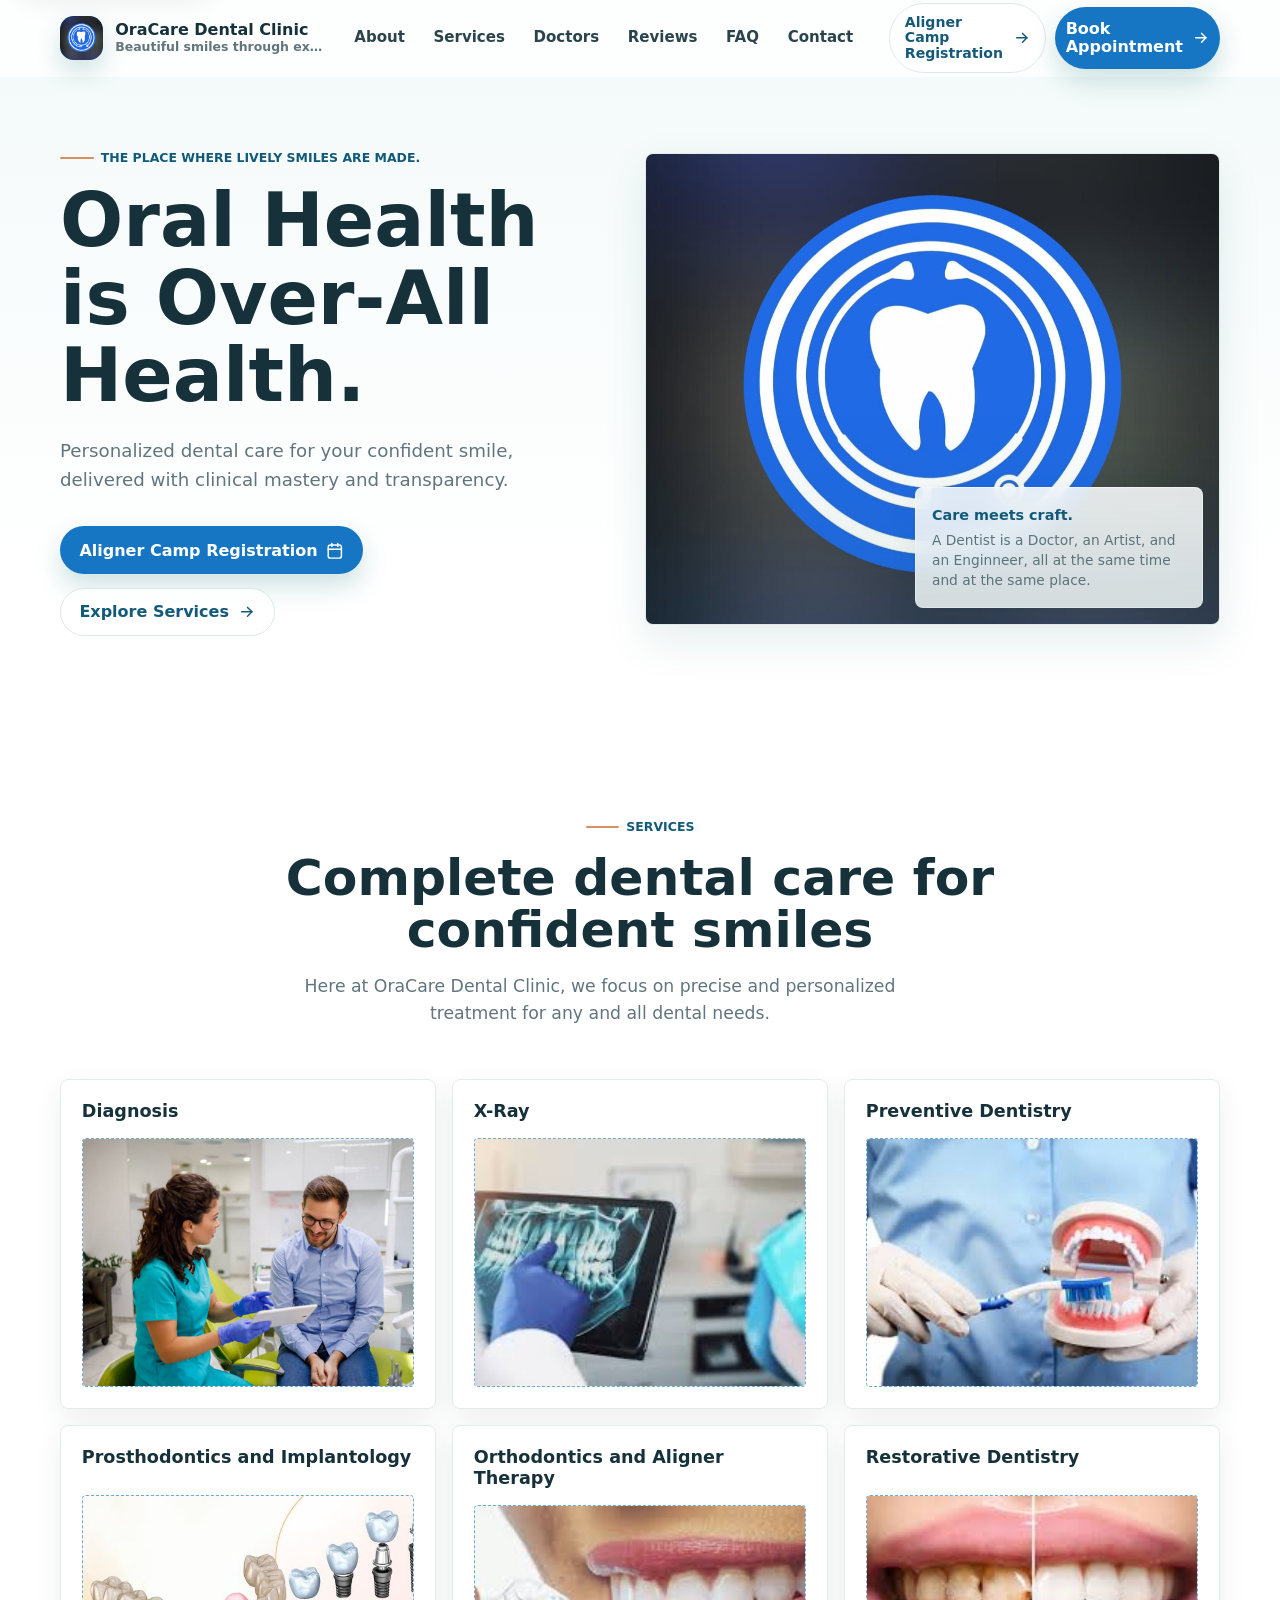
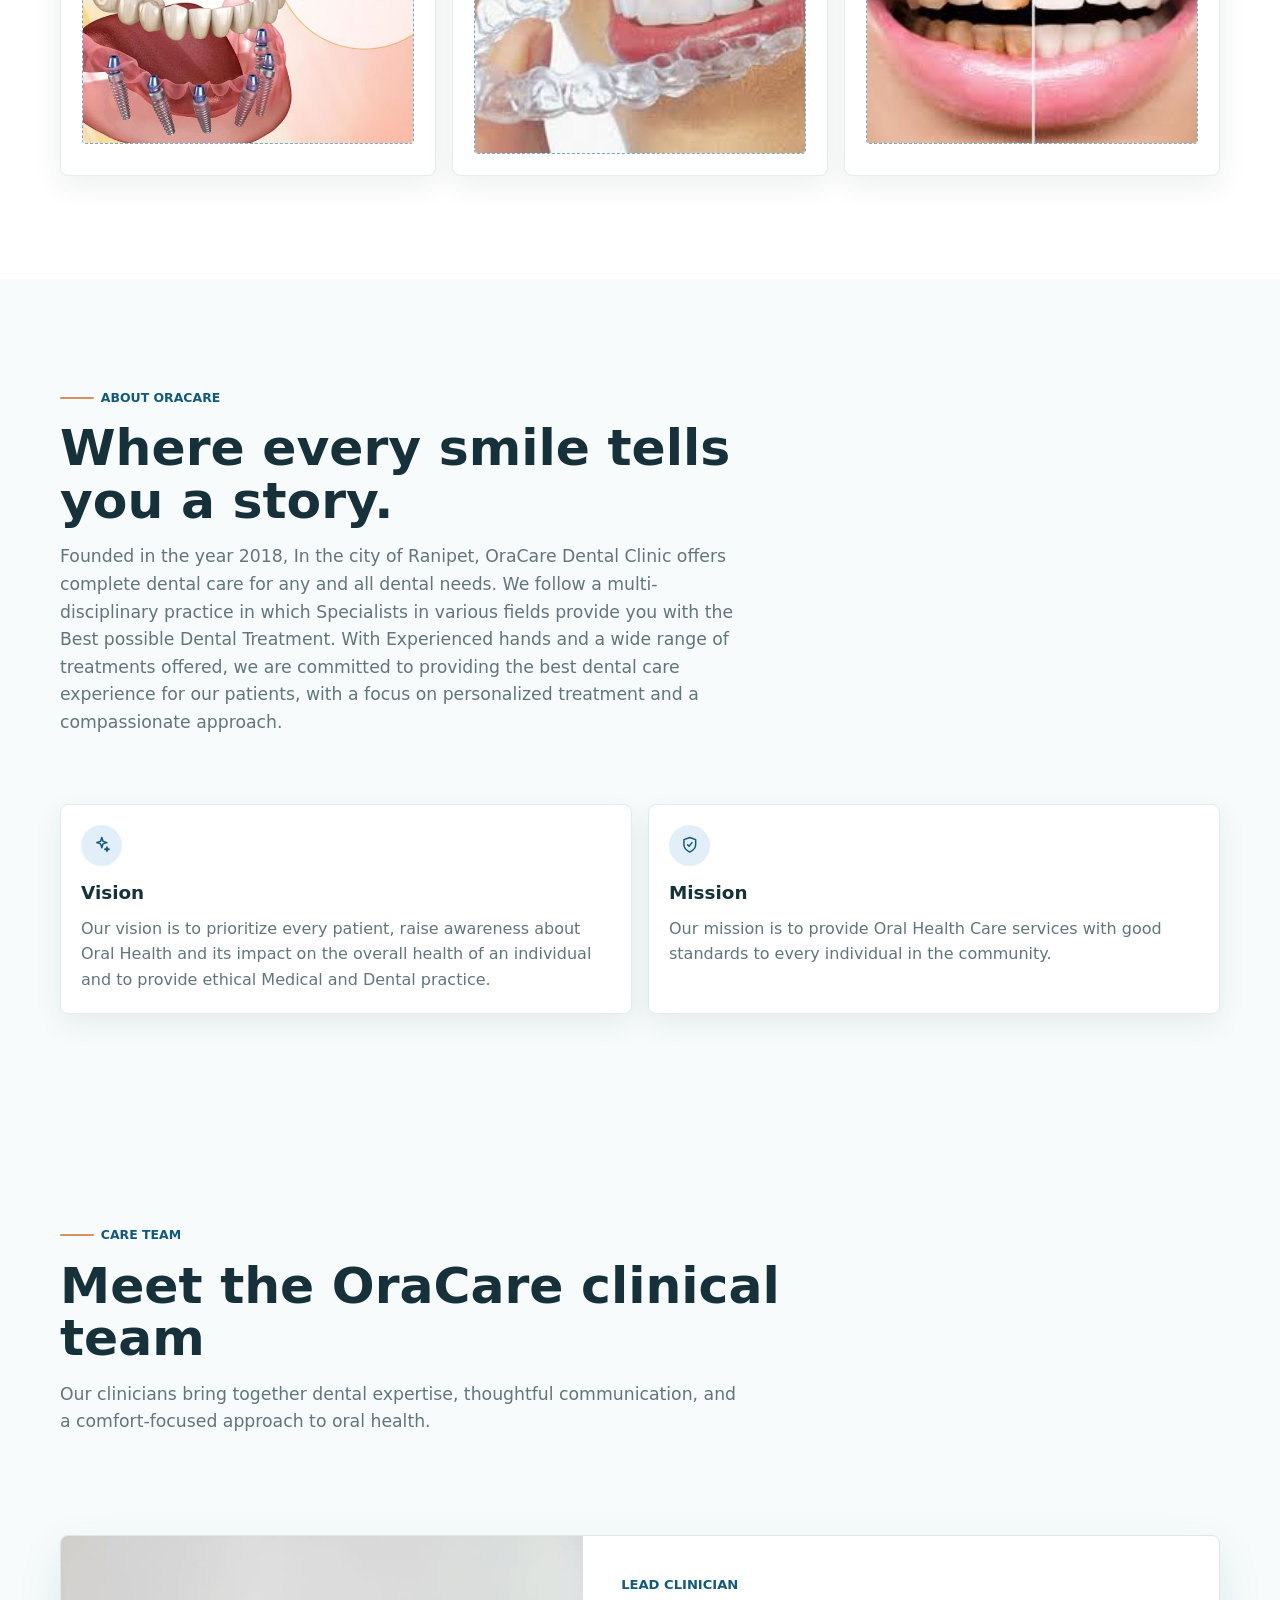
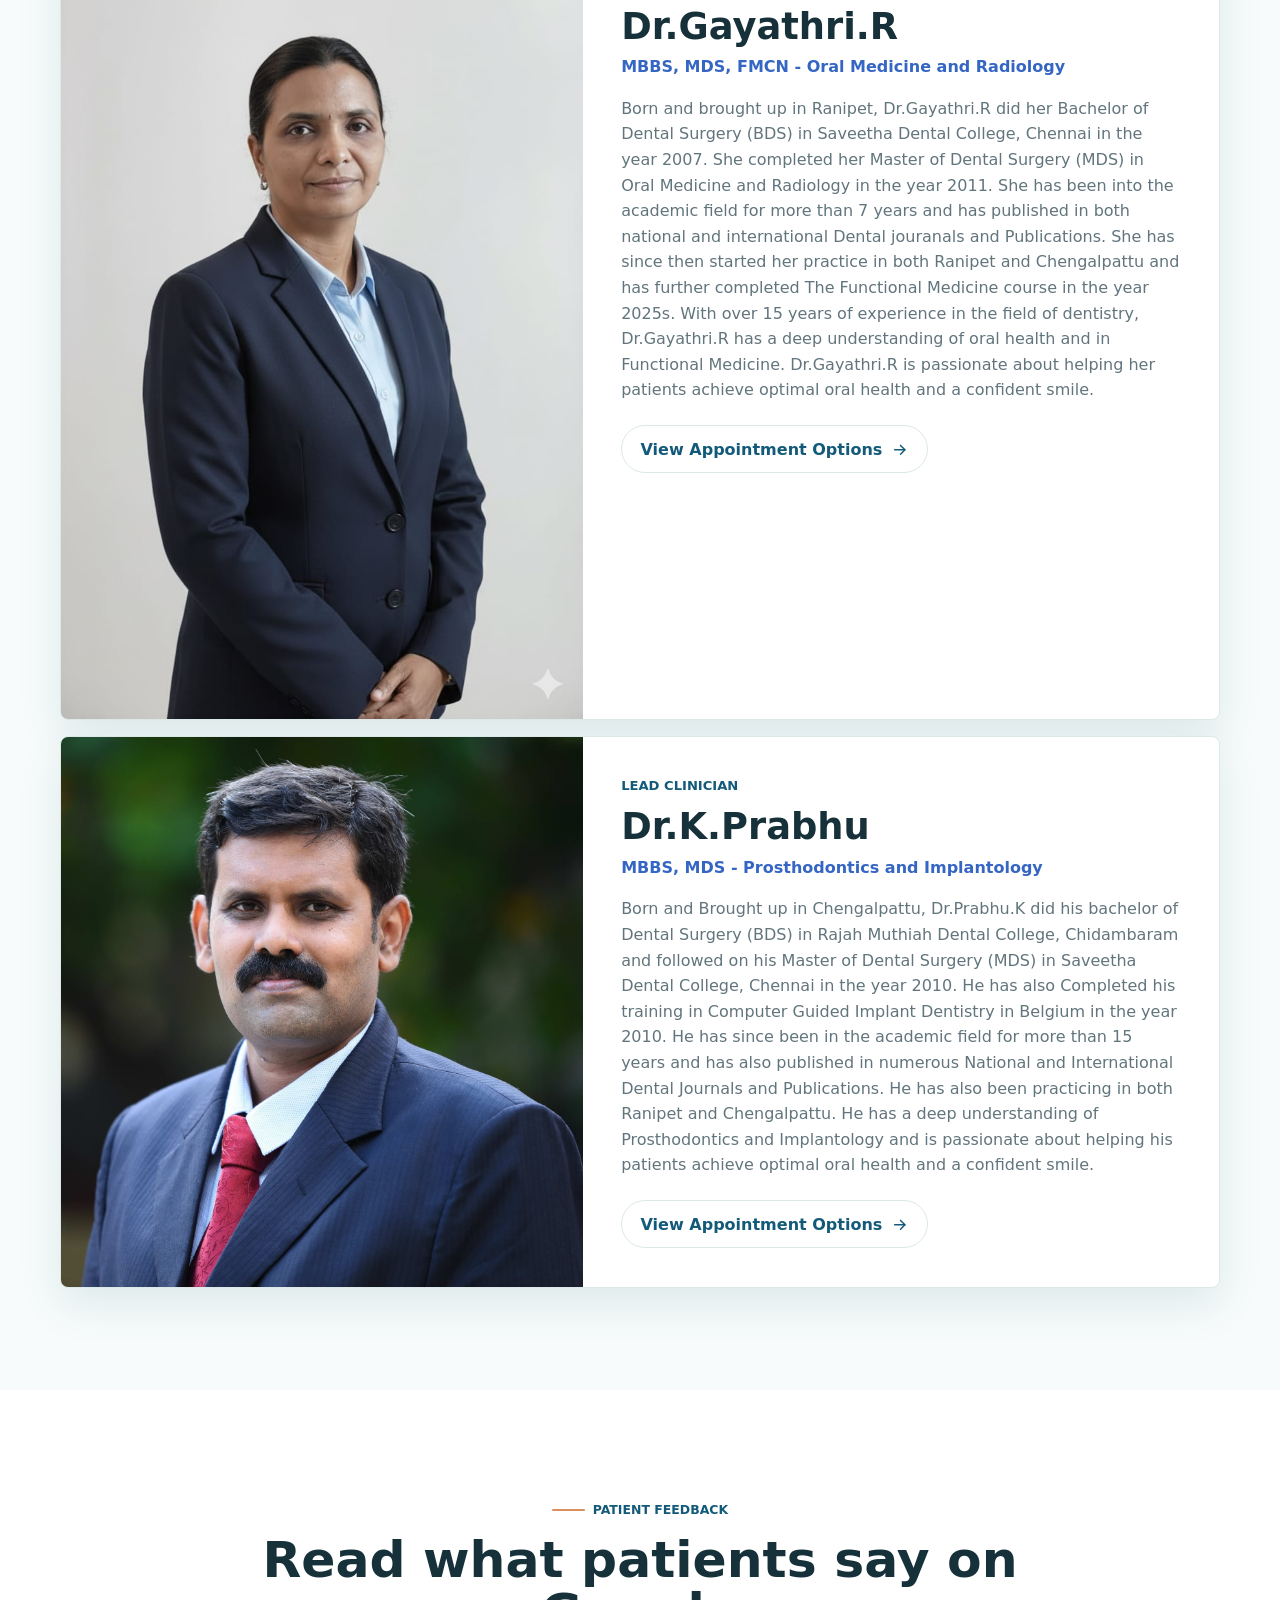
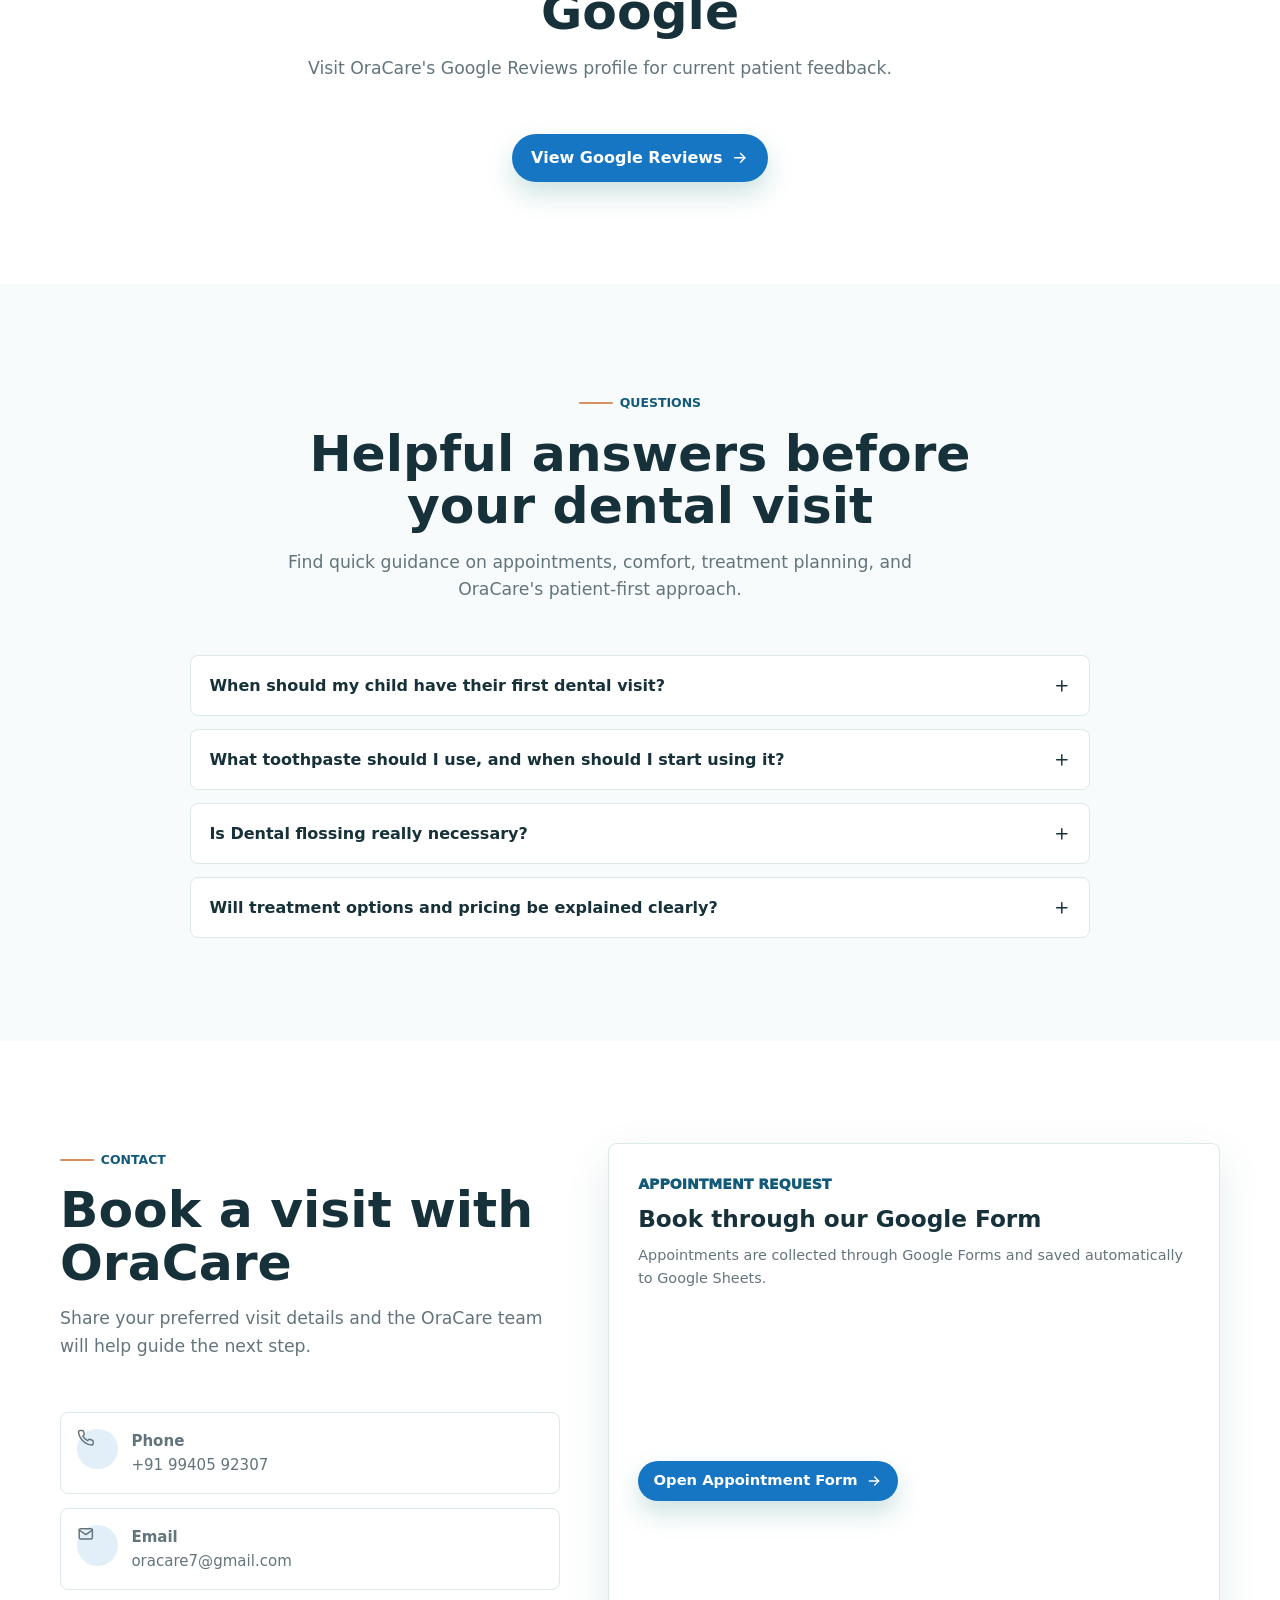
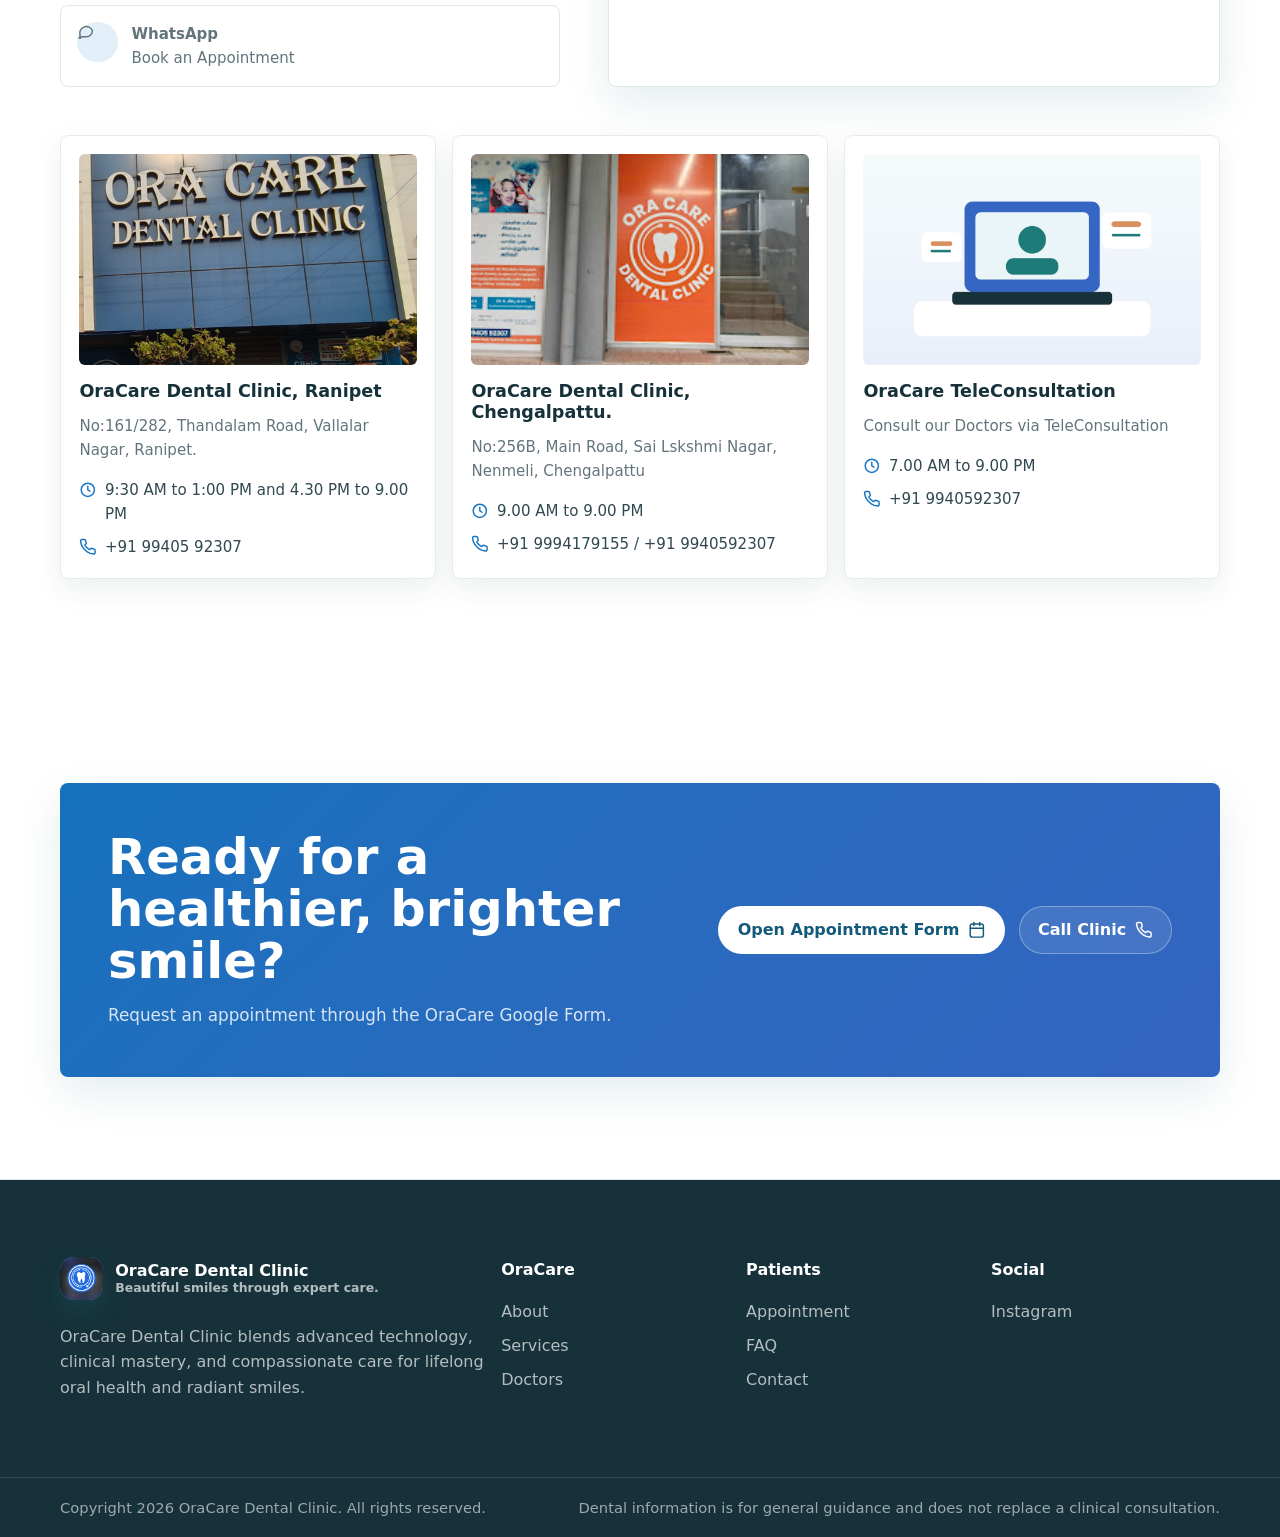
<file: index.html>
<!doctype html>
<html lang="en" dir="ltr">

<head>
  <meta charset="utf-8">
  <meta name="viewport" content="width=device-width, initial-scale=1">
    <meta name="description" content="OraCare Dental Clinic blends advanced dentistry with patient-first care for confident, radiant smiles.">
  <meta name="theme-color" content="#1f7a7a">
  <meta property="og:type" content="website">
    <meta property="og:title" content="OraCare Dental Clinic">
    <meta property="og:description" content="Advanced dentistry, gentle touch, and patient-first smile care.">
    <title>OraCare Dental Clinic</title>
  <link rel="icon" href="./assets/images/favicon.png" type="image/png">
  <link rel="preload" href="./data/clinic-data.json" as="fetch" crossorigin="anonymous">
  <link rel="stylesheet" href="./styles/globals.css">
  <link rel="stylesheet" href="./styles/components.css">
  <link rel="stylesheet" href="./styles/responsive.css">
</head>

<body>
  <a class="skip-link" href="#main-content">Skip to main content</a>

  <header id="site-header" class="site-header" data-render="navbar"></header>

  <main id="main-content" tabindex="-1">
      <section id="hero" class="section section-hero" data-render="hero"></section>
      <section id="services" class="section" data-render="services"></section>
      <section id="about" class="section section-muted" data-render="about"></section>
      <section id="doctors" class="section section-muted" data-render="doctors"></section>
    <section id="testimonials" class="section" data-render="testimonials"></section>
    <section id="faq" class="section section-muted" data-render="faq"></section>
    <section id="contact" class="section" data-render="contact"></section>
    <section id="appointment" class="section section-cta" data-render="appointment"></section>
  </main>

  <footer id="site-footer" class="site-footer" data-render="footer"></footer>
  <div id="floating-contact" data-render="floating-contact"></div>
  <div id="site-status" class="site-status" role="status" aria-live="polite" hidden></div>

  <script type="module" src="./js/app.js"></script>
</body>

</html>
</file>
<file: styles/globals.css>
:root {
  color-scheme: light;
  --color-primary: #1f7a7a;
  --color-primary-dark: #155e63;
  --color-secondary: #3566c4;
  --color-accent: #d98f5f;
  --color-ink: #163139;
  --color-muted: #62757c;
  --color-soft: #eff8f7;
  --color-surface: #ffffff;
  --color-surface-alt: #f7fbfb;
  --color-border: #dce9e8;
  --shadow-soft: 0 16px 44px rgba(21, 94, 99, 0.11);
  --shadow-card: 0 10px 28px rgba(22, 49, 57, 0.08);
  --radius-card: 8px;
  --radius-button: 999px;
  --container: 1160px;
  --section-y: clamp(4rem, 8vw, 7.5rem);
  --header-height: 76px;
  --font-sans: Inter, ui-sans-serif, system-ui, -apple-system, BlinkMacSystemFont, "Segoe UI", sans-serif;
}

*,
*::before,
*::after {
  box-sizing: border-box;
}

html {
  scroll-behavior: smooth;
  scroll-padding-top: calc(var(--header-height) + 1rem);
}

body {
  margin: 0;
  min-width: 320px;
  background:
    linear-gradient(180deg, rgba(239, 248, 247, 0.8), rgba(255, 255, 255, 0) 36rem),
    var(--color-surface);
  color: var(--color-ink);
  font-family: var(--font-sans);
  font-size: 16px;
  line-height: 1.6;
  text-rendering: optimizeLegibility;
  -webkit-font-smoothing: antialiased;
  overflow-x: hidden;
}

body.is-nav-open {
  overflow: hidden;
}

img,
picture,
svg {
  display: block;
  max-width: 100%;
}

img {
  height: auto;
}

a {
  color: inherit;
  text-decoration: none;
}

button,
input,
select,
textarea {
  font: inherit;
}

button {
  cursor: pointer;
}

:focus-visible {
  outline: 3px solid color-mix(in srgb, var(--color-secondary), white 18%);
  outline-offset: 3px;
}

::selection {
  background: color-mix(in srgb, var(--color-primary), white 76%);
  color: var(--color-primary-dark);
}

.skip-link {
  position: fixed;
  top: 1rem;
  left: 1rem;
  z-index: 999;
  transform: translateY(-150%);
  border-radius: var(--radius-button);
  background: var(--color-primary-dark);
  color: #ffffff;
  padding: 0.8rem 1rem;
  box-shadow: var(--shadow-card);
  transition: transform 180ms ease;
}

.skip-link:focus {
  transform: translateY(0);
}

.container {
  width: min(100% - 2rem, var(--container));
  margin-inline: auto;
  min-width: 0;
}

.section {
  padding-block: var(--section-y);
}

.section-muted {
  background: var(--color-surface-alt);
}

.section-heading {
  max-width: 760px;
  margin-bottom: clamp(2rem, 4vw, 3.25rem);
}

.section-heading.centered {
  margin-inline: auto;
  text-align: center;
}

.eyebrow {
  display: inline-flex;
  align-items: center;
  gap: 0.45rem;
  margin: 0 0 0.9rem;
  color: var(--color-primary-dark);
  font-size: 0.78rem;
  font-weight: 800;
  letter-spacing: 0;
  text-transform: uppercase;
}

.eyebrow::before {
  content: "";
  width: 2.1rem;
  height: 2px;
  border-radius: 999px;
  background: var(--color-accent);
}

.section-title,
.hero-title {
  margin: 0;
  color: var(--color-ink);
  line-height: 1.04;
  letter-spacing: 0;
}

.section-title {
  font-size: 2.15rem;
}

.section-copy,
.muted {
  color: var(--color-muted);
}

.section-copy {
  max-width: 680px;
  margin: 1rem 0 0;
  font-size: 1rem;
  overflow-wrap: anywhere;
}

.button-row {
  display: flex;
  flex-wrap: wrap;
  gap: 0.85rem;
  align-items: center;
}

.button {
  display: inline-flex;
  min-height: 48px;
  align-items: center;
  justify-content: center;
  gap: 0.55rem;
  border: 1px solid transparent;
  border-radius: var(--radius-button);
  padding: 0.78rem 1.15rem;
  color: var(--color-ink);
  font-weight: 800;
  line-height: 1.1;
  transition:
    transform 180ms ease,
    box-shadow 180ms ease,
    border-color 180ms ease,
    background-color 180ms ease;
}

.button:hover {
  transform: translateY(-2px);
}

.button:active {
  transform: translateY(0);
}

.button-primary {
  background: var(--color-primary);
  color: #ffffff;
  box-shadow: 0 12px 26px rgba(31, 122, 122, 0.22);
}

.button-primary:hover {
  background: var(--color-primary-dark);
}

.button-secondary {
  border-color: var(--color-border);
  background: rgba(255, 255, 255, 0.84);
  color: var(--color-primary-dark);
}

.button-secondary:hover {
  border-color: color-mix(in srgb, var(--color-primary), white 42%);
  box-shadow: var(--shadow-card);
}

.button-text {
  min-height: auto;
  border: 0;
  padding: 0;
  color: var(--color-primary-dark);
}

.icon {
  width: 1.1rem;
  height: 1.1rem;
  flex: 0 0 auto;
  stroke: currentColor;
  stroke-width: 2;
  stroke-linecap: round;
  stroke-linejoin: round;
  fill: none;
}

.card {
  border: 1px solid color-mix(in srgb, var(--color-border), white 18%);
  border-radius: var(--radius-card);
  background: var(--color-surface);
  box-shadow: var(--shadow-card);
}

.site-status {
  position: fixed;
  right: 1rem;
  bottom: 1rem;
  z-index: 80;
  max-width: min(28rem, calc(100vw - 2rem));
  border: 1px solid var(--color-border);
  border-radius: var(--radius-card);
  background: var(--color-surface);
  box-shadow: var(--shadow-soft);
  padding: 1rem;
  color: var(--color-ink);
}

[data-reveal] {
  opacity: 0;
  transform: translateY(22px);
  transition:
    opacity 560ms ease,
    transform 560ms ease;
}

[data-reveal].is-visible {
  opacity: 1;
  transform: translateY(0);
}

@media (prefers-reduced-motion: reduce) {
  *,
  *::before,
  *::after {
    animation-duration: 1ms !important;
    animation-iteration-count: 1 !important;
    scroll-behavior: auto !important;
    transition-duration: 1ms !important;
  }

  [data-reveal] {
    opacity: 1;
    transform: none;
  }
}
</file>
<file: styles/components.css>
.section-hero {
  padding-block: 2.75rem 3.5rem;
}

.site-header {
  position: sticky;
  top: 0;
  z-index: 70;
  min-height: var(--header-height);
  border-bottom: 1px solid transparent;
  background: rgba(255, 255, 255, 0.82);
  backdrop-filter: blur(18px);
  transition:
    border-color 180ms ease,
    box-shadow 180ms ease,
    background-color 180ms ease;
}

.site-header.is-scrolled {
  border-color: rgba(220, 233, 232, 0.9);
  background: rgba(255, 255, 255, 0.94);
  box-shadow: 0 12px 32px rgba(22, 49, 57, 0.06);
}

.navbar {
  display: flex;
  min-height: var(--header-height);
  align-items: center;
  justify-content: space-between;
  gap: 1rem;
}

.brand {
  display: inline-flex;
  min-width: 0;
  align-items: center;
  gap: 0.75rem;
}

.brand-mark {
  display: grid;
  width: 2.7rem;
  height: 2.7rem;
  flex: 0 0 auto;
  overflow: hidden;
  place-items: center;
  border-radius: 0.85rem;
  background:
    linear-gradient(145deg, color-mix(in srgb, var(--color-primary), white 12%), var(--color-secondary));
  color: #ffffff;
  font-size: 0.9rem;
  font-weight: 900;
  box-shadow: 0 12px 24px rgba(31, 122, 122, 0.2);
}

.brand-mark-image {
  display: block;
  width: 100%;
  height: 100%;
  border-radius: inherit;
  object-fit: cover;
}

.brand-copy {
  display: grid;
  gap: 0.1rem;
  min-width: 0;
}

.brand-name {
  overflow: hidden;
  color: var(--color-ink);
  font-weight: 900;
  line-height: 1.1;
  text-overflow: ellipsis;
  white-space: nowrap;
}

.brand-tagline {
  overflow: hidden;
  color: var(--color-muted);
  font-size: 0.78rem;
  font-weight: 700;
  line-height: 1.2;
  text-overflow: ellipsis;
  white-space: nowrap;
}

.nav-menu {
  display: flex;
  align-items: center;
  gap: clamp(0.75rem, 2vw, 1.45rem);
}

.nav-links {
  display: flex;
  align-items: center;
  gap: 0.15rem;
  margin: 0;
  padding: 0;
  list-style: none;
}

.nav-link {
  display: inline-flex;
  border-radius: var(--radius-button);
  padding: 0.6rem 0.82rem;
  color: color-mix(in srgb, var(--color-ink), var(--color-muted) 28%);
  font-size: 0.94rem;
  font-weight: 800;
  line-height: 1;
  transition:
    background-color 180ms ease,
    color 180ms ease;
}

.nav-link:hover,
.nav-link.is-active {
  background: var(--color-soft);
  color: var(--color-primary-dark);
}

.nav-actions {
  display: flex;
  align-items: center;
  gap: 0.55rem;
}

.nav-camp-button {
  min-height: 42px;
  padding: 0.65rem 0.9rem;
  font-size: 0.88rem;
}

.nav-toggle {
  display: none;
  width: 2.75rem;
  height: 2.75rem;
  place-items: center;
  border: 1px solid var(--color-border);
  border-radius: 999px;
  background: var(--color-surface);
  color: var(--color-ink);
}

.nav-toggle-lines,
.nav-toggle-lines::before,
.nav-toggle-lines::after {
  display: block;
  width: 1.1rem;
  height: 2px;
  border-radius: 999px;
  background: currentColor;
  transition:
    transform 180ms ease,
    opacity 180ms ease;
}

.nav-toggle-lines {
  position: relative;
}

.nav-toggle-lines::before,
.nav-toggle-lines::after {
  position: absolute;
  left: 0;
  content: "";
}

.nav-toggle-lines::before {
  transform: translateY(-6px);
}

.nav-toggle-lines::after {
  transform: translateY(6px);
}

.is-nav-open .nav-toggle-lines {
  background: transparent;
}

.is-nav-open .nav-toggle-lines::before {
  transform: rotate(45deg);
}

.is-nav-open .nav-toggle-lines::after {
  transform: rotate(-45deg);
}

.hero-layout {
  display: grid;
  align-items: center;
  gap: clamp(2.25rem, 5vw, 5rem);
}

.hero-copy {
  max-width: 680px;
  min-width: 0;
}

.hero-title {
  max-width: 12ch;
  font-size: 3.15rem;
  overflow-wrap: break-word;
}

.hero-text {
  margin: 1.35rem 0 0;
  max-width: 620px;
  color: var(--color-muted);
  font-size: 1.06rem;
  overflow-wrap: anywhere;
}

.hero-actions {
  margin-top: 2rem;
}

.hero-visual {
  position: relative;
}

.hero-image-shell {
  position: relative;
  overflow: hidden;
  border: 1px solid color-mix(in srgb, var(--color-border), white 10%);
  border-radius: var(--radius-card);
  background: var(--color-soft);
  box-shadow: var(--shadow-soft);
  isolation: isolate;
}

.hero-image-shell::after {
  position: absolute;
  inset: 0;
  background: linear-gradient(180deg, transparent 55%, rgba(21, 94, 99, 0.12));
  content: "";
  pointer-events: none;
}

.hero-image {
  width: 100%;
  aspect-ratio: 1.22 / 1;
  object-fit: cover;
}

.hero-note {
  position: absolute;
  right: 1rem;
  bottom: 1rem;
  width: min(18rem, calc(100% - 2rem));
  border: 1px solid rgba(255, 255, 255, 0.72);
  border-radius: var(--radius-card);
  background: rgba(255, 255, 255, 0.9);
  box-shadow: var(--shadow-card);
  padding: 1rem;
  backdrop-filter: blur(12px);
}

.hero-note strong {
  display: block;
  color: var(--color-primary-dark);
  font-size: 0.9rem;
}

.hero-note span {
  display: block;
  margin-top: 0.25rem;
  color: var(--color-muted);
  font-size: 0.86rem;
  line-height: 1.45;
}

.trust-strip {
  display: grid;
  gap: 0.9rem;
  margin-top: clamp(2rem, 4vw, 3rem);
  min-width: 0;
}

.trust-item {
  display: flex;
  align-items: flex-start;
  gap: 0.75rem;
  width: 100%;
  min-width: 0;
  border: 1px solid var(--color-border);
  border-radius: var(--radius-card);
  background: rgba(255, 255, 255, 0.78);
  padding: 0.9rem;
}

.trust-icon {
  display: grid;
  width: 2.2rem;
  height: 2.2rem;
  flex: 0 0 auto;
  place-items: center;
  border-radius: 999px;
  background: color-mix(in srgb, var(--color-primary), white 84%);
  color: var(--color-primary-dark);
}

.trust-item strong {
  display: block;
  line-height: 1.25;
}

.trust-item > div,
.doctor-stat > div,
.contact-method > span:last-child,
.testimonial-author > div {
  flex: 1 1 0;
  min-width: 0;
  max-width: 100%;
}

.trust-item span {
  display: block;
  margin-top: 0.2rem;
  color: var(--color-muted);
  font-size: 0.9rem;
  line-height: 1.45;
  overflow-wrap: anywhere;
}

.service-grid,
.doctor-grid,
.branch-grid,
.footer-grid {
  display: grid;
  gap: 1rem;
}

.about-layout,
.about-statement-grid,
.value-grid {
  display: grid;
  gap: 1rem;
}

.about-panel,
.value-card {
  padding: 1.25rem;
}

.about-panel h3,
.value-card h4 {
  margin: 1rem 0 0;
  color: var(--color-ink);
  font-size: 1.15rem;
  line-height: 1.2;
}

.about-panel p,
.value-card p {
  margin: 0.75rem 0 0;
  color: var(--color-muted);
}

.about-values-heading {
  margin-top: clamp(1rem, 3vw, 2rem);
}

.service-card {
  display: grid;
  min-height: 100%;
  gap: 1rem;
  padding: 1.3rem;
}

.service-card-media {
  display: grid;
  overflow: hidden;
  min-height: 11rem;
  aspect-ratio: 4 / 3;
  place-items: center;
  border: 1px dashed color-mix(in srgb, var(--color-primary), var(--color-border) 45%);
  border-radius: calc(var(--radius-card) - 0.25rem);
  background:
    linear-gradient(135deg, color-mix(in srgb, var(--color-soft), white 20%), var(--color-surface-alt));
}

.service-image,
.service-image-placeholder {
  width: 100%;
  height: 100%;
}

.service-image {
  display: block;
  object-fit: cover;
}

.service-image-placeholder {
  display: grid;
  place-items: center;
  color: color-mix(in srgb, var(--color-primary), var(--color-muted) 30%);
}

.service-image-placeholder .icon {
  width: 3rem;
  height: 3rem;
  stroke-width: 1.6;
}

.service-icon,
.contact-icon,
.doctor-stat-icon {
  display: grid;
  width: 2.55rem;
  height: 2.55rem;
  place-items: center;
  border-radius: 999px;
  background: color-mix(in srgb, var(--color-primary), white 88%);
  color: var(--color-primary-dark);
}

.service-card h3 {
  margin: 0;
  color: var(--color-ink);
  font-size: 1.1rem;
  line-height: 1.2;
}

.doctor-card h3,
.branch-card h3,
.contact-card h3 {
  margin: 1rem 0 0;
  color: var(--color-ink);
  font-size: 1.1rem;
  line-height: 1.2;
}

.service-card p,
.doctor-card p,
.branch-card p,
.contact-card p {
  margin: 0.75rem 0 0;
  color: var(--color-muted);
}

.service-card ul,
.doctor-card ul,
.footer-list,
.contact-list {
  display: grid;
  gap: 0.55rem;
  margin: 1rem 0 0;
  padding: 0;
  list-style: none;
}

.service-card li,
.doctor-card li,
.contact-list li {
  display: flex;
  gap: 0.5rem;
  align-items: flex-start;
  color: color-mix(in srgb, var(--color-ink), var(--color-muted) 35%);
  font-size: 0.94rem;
}

.service-card li .icon,
.doctor-card li .icon,
.contact-list li .icon {
  margin-top: 0.2rem;
  color: var(--color-primary);
}

.doctors-layout {
  display: grid;
  gap: clamp(1.4rem, 4vw, 3rem);
}

.featured-doctor-list {
  display: grid;
  gap: 1rem;
}

.featured-doctor {
  display: grid;
  overflow: hidden;
  border: 1px solid var(--color-border);
  border-radius: var(--radius-card);
  background: var(--color-surface);
  box-shadow: var(--shadow-soft);
}

.featured-doctor-media {
  background: var(--color-soft);
}

.featured-doctor-media img {
  width: 100%;
  height: 100%;
  min-height: 320px;
  object-fit: cover;
}

.featured-doctor-copy {
  padding: clamp(1.35rem, 4vw, 2.4rem);
}

.doctor-kicker {
  margin: 0 0 0.7rem;
  color: var(--color-primary-dark);
  font-size: 0.82rem;
  font-weight: 900;
  letter-spacing: 0;
  text-transform: uppercase;
}

.featured-doctor h3 {
  margin: 0;
  font-size: 1.65rem;
  line-height: 1.1;
}

.doctor-role {
  margin: 0.45rem 0 0;
  color: var(--color-secondary);
  font-weight: 800;
}

.doctor-bio {
  margin: 1rem 0 0;
  color: var(--color-muted);
}

.doctor-stat-grid {
  display: grid;
  gap: 0.8rem;
  margin-top: 1.4rem;
}

.doctor-stat {
  display: flex;
  gap: 0.8rem;
  align-items: center;
  border: 1px solid var(--color-border);
  border-radius: var(--radius-card);
  padding: 0.85rem;
}

.doctor-stat strong,
.doctor-stat span {
  display: block;
}

.doctor-stat strong {
  line-height: 1.2;
}

.doctor-stat span {
  color: var(--color-muted);
  font-size: 0.9rem;
}

.doctor-card {
  min-height: 100%;
  padding: 1.15rem;
}

.doctor-card h3 {
  margin-top: 0;
}

.testimonial-shell {
  position: relative;
}

.testimonial-viewport {
  overflow: hidden;
  border-radius: var(--radius-card);
}

.testimonial-track {
  display: flex;
  transition: transform 380ms ease;
  will-change: transform;
}

.testimonial-card {
  display: flex;
  min-width: 100%;
  flex-direction: column;
  justify-content: space-between;
  border: 1px solid var(--color-border);
  border-radius: var(--radius-card);
  background: var(--color-surface);
  box-shadow: var(--shadow-card);
  padding: clamp(1.25rem, 3vw, 2rem);
}

.testimonial-rating {
  display: inline-flex;
  width: fit-content;
  align-items: center;
  gap: 0.45rem;
  border-radius: var(--radius-button);
  background: color-mix(in srgb, var(--color-accent), white 84%);
  color: color-mix(in srgb, var(--color-ink), var(--color-accent) 28%);
  padding: 0.3rem 0.65rem;
  font-size: 0.84rem;
  font-weight: 900;
}

.testimonial-quote {
  margin: 1.2rem 0;
  color: var(--color-ink);
  font-size: 1.05rem;
  line-height: 1.55;
}

.testimonial-author {
  display: flex;
  align-items: center;
  gap: 0.75rem;
}

.testimonial-avatar {
  display: grid;
  width: 2.6rem;
  height: 2.6rem;
  flex: 0 0 auto;
  place-items: center;
  border-radius: 999px;
  background: color-mix(in srgb, var(--color-secondary), white 82%);
  color: var(--color-secondary);
  font-weight: 900;
}

.testimonial-author strong,
.testimonial-author span {
  display: block;
}

.testimonial-author span {
  color: var(--color-muted);
  font-size: 0.9rem;
}

.google-reviews-cta {
  display: flex;
  justify-content: center;
}

.carousel-controls {
  display: flex;
  align-items: center;
  justify-content: space-between;
  gap: 1rem;
  margin-top: 1rem;
}

.carousel-button {
  display: grid;
  width: 2.7rem;
  height: 2.7rem;
  place-items: center;
  border: 1px solid var(--color-border);
  border-radius: 999px;
  background: var(--color-surface);
  color: var(--color-primary-dark);
  box-shadow: var(--shadow-card);
  transition:
    background-color 180ms ease,
    transform 180ms ease;
}

.carousel-button:hover {
  background: var(--color-soft);
  transform: translateY(-2px);
}

.carousel-dots {
  display: flex;
  justify-content: center;
  gap: 0.45rem;
}

.carousel-dot {
  width: 0.55rem;
  height: 0.55rem;
  border: 0;
  border-radius: 999px;
  background: color-mix(in srgb, var(--color-border), var(--color-primary) 16%);
  padding: 0;
}

.carousel-dot.is-active {
  width: 1.65rem;
  background: var(--color-primary);
}

.faq-list {
  display: grid;
  gap: 0.8rem;
  max-width: 900px;
  margin-inline: auto;
}

.faq-item {
  overflow: hidden;
  border: 1px solid var(--color-border);
  border-radius: var(--radius-card);
  background: var(--color-surface);
}

.faq-question {
  display: flex;
  width: 100%;
  align-items: center;
  justify-content: space-between;
  gap: 1rem;
  border: 0;
  background: transparent;
  padding: 1.05rem 1.15rem;
  color: var(--color-ink);
  font-weight: 900;
  text-align: left;
}

.faq-question .icon {
  flex: 0 0 auto;
  transition: transform 180ms ease;
}

.faq-item.is-open .faq-question .icon {
  transform: rotate(45deg);
}

.faq-answer {
  display: grid;
  grid-template-rows: 0fr;
  transition: grid-template-rows 220ms ease;
}

.faq-item.is-open .faq-answer {
  grid-template-rows: 1fr;
}

.faq-answer-inner {
  overflow: hidden;
}

.faq-answer p {
  margin: 0;
  padding: 0 1.15rem 1.1rem;
  color: var(--color-muted);
}

.contact-layout {
  display: grid;
  gap: clamp(1.5rem, 4vw, 3rem);
}

.contact-card {
  padding: 1.2rem;
}

.contact-methods {
  display: grid;
  gap: 0.9rem;
}

.contact-method {
  display: flex;
  gap: 0.85rem;
  align-items: flex-start;
  border: 1px solid var(--color-border);
  border-radius: var(--radius-card);
  background: var(--color-surface);
  padding: 1rem;
}

.contact-method strong,
.contact-method span {
  display: block;
}

.contact-method span,
.branch-meta {
  color: var(--color-muted);
  font-size: 0.94rem;
}

.branch-card {
  padding: 1.15rem;
}

.branch-card img {
  width: 100%;
  aspect-ratio: 16 / 10;
  border-radius: calc(var(--radius-card) - 2px);
  object-fit: cover;
}

.branch-card h3 {
  margin-top: 1rem;
}

.contact-form {
  display: grid;
  gap: 0.9rem;
  border: 1px solid var(--color-border);
  border-radius: var(--radius-card);
  background: var(--color-surface);
  box-shadow: var(--shadow-soft);
  padding: clamp(1.2rem, 3vw, 1.8rem);
}

.contact-form .doctor-kicker {
  font-size: 0.88rem;
  font-weight: 950;
}

.appointment-form-button {
  align-self: start;
  width: fit-content;
  min-height: 40px;
  padding: 0.58rem 0.9rem;
  font-size: 0.92rem;
}

.appointment-form-button .icon {
  width: 1rem;
  height: 1rem;
}

.form-grid {
  display: grid;
  gap: 0.9rem;
}

.field {
  display: grid;
  gap: 0.4rem;
}

.field-honeypot {
  position: absolute;
  left: -100vw;
  width: 1px;
  height: 1px;
  overflow: hidden;
}

.field label {
  color: var(--color-ink);
  font-size: 0.9rem;
  font-weight: 800;
}

.field input,
.field select,
.field textarea {
  width: 100%;
  border: 1px solid var(--color-border);
  border-radius: var(--radius-card);
  background: var(--color-surface-alt);
  color: var(--color-ink);
  padding: 0.86rem 0.9rem;
  transition:
    border-color 180ms ease,
    box-shadow 180ms ease,
    background-color 180ms ease;
}

.field textarea {
  min-height: 126px;
  resize: vertical;
}

.field input:focus,
.field select:focus,
.field textarea:focus {
  border-color: color-mix(in srgb, var(--color-primary), white 20%);
  background: #ffffff;
  box-shadow: 0 0 0 4px color-mix(in srgb, var(--color-primary), white 84%);
  outline: 0;
}

.form-note,
.form-response {
  margin: 0;
  color: var(--color-muted);
  font-size: 0.9rem;
}

.form-response {
  min-height: 1.4em;
  color: var(--color-primary-dark);
  font-weight: 800;
}

.form-response.is-error {
  color: #a33b2f;
}

.contact-form .button:disabled {
  cursor: wait;
  opacity: 0.7;
}

.appointment-panel {
  overflow: hidden;
  border-radius: var(--radius-card);
  background:
    linear-gradient(135deg, color-mix(in srgb, var(--color-primary), black 4%), color-mix(in srgb, var(--color-secondary), black 2%));
  color: #ffffff;
  box-shadow: var(--shadow-soft);
}

.appointment-inner {
  display: grid;
  gap: 1.2rem;
  align-items: center;
  padding: clamp(1.4rem, 5vw, 3rem);
}

.appointment-panel h2 {
  margin: 0;
  color: #ffffff;
  font-size: 2rem;
  line-height: 1.05;
}

.appointment-panel p {
  margin: 0.9rem 0 0;
  color: rgba(255, 255, 255, 0.82);
  font-size: 1.05rem;
}

.appointment-actions .button-primary {
  background: #ffffff;
  color: var(--color-primary-dark);
  box-shadow: none;
}

.appointment-actions .button-secondary {
  border-color: rgba(255, 255, 255, 0.32);
  background: rgba(255, 255, 255, 0.1);
  color: #ffffff;
}

.site-footer {
  border-top: 1px solid var(--color-border);
  background: var(--color-ink);
  color: rgba(255, 255, 255, 0.78);
}

.footer-main {
  padding-block: clamp(2.6rem, 6vw, 4.8rem);
}

.footer-brand .brand-name {
  color: #ffffff;
}

.footer-brand .brand-tagline,
.footer-copy,
.footer-list a,
.footer-list span {
  color: rgba(255, 255, 255, 0.68);
}

.footer-copy {
  max-width: 36rem;
  margin: 1rem 0 0;
}

.footer-column h3 {
  margin: 0 0 0.85rem;
  color: #ffffff;
  font-size: 1rem;
}

.footer-list a {
  transition: color 180ms ease;
}

.footer-list a:hover {
  color: #ffffff;
}

.footer-bottom {
  border-top: 1px solid rgba(255, 255, 255, 0.12);
  padding-block: 1.1rem;
}

.footer-bottom-inner {
  display: flex;
  flex-wrap: wrap;
  justify-content: space-between;
  gap: 0.7rem;
  color: rgba(255, 255, 255, 0.58);
  font-size: 0.92rem;
}

.floating-contact {
  position: fixed;
  right: 1rem;
  bottom: 1rem;
  z-index: 65;
  display: inline-flex;
  min-height: 3.15rem;
  align-items: center;
  gap: 0.55rem;
  border-radius: var(--radius-button);
  background: var(--color-primary-dark);
  color: #ffffff;
  box-shadow: 0 16px 36px rgba(21, 94, 99, 0.28);
  padding: 0.85rem 1rem;
  font-weight: 900;
  transform: translateY(120%);
  opacity: 0;
  transition:
    opacity 220ms ease,
    transform 220ms ease,
    background-color 180ms ease;
}

.floating-contact.is-visible {
  transform: translateY(0);
  opacity: 1;
}

.floating-contact:hover {
  background: var(--color-primary);
}

.data-error {
  width: min(100% - 2rem, 760px);
  margin: 4rem auto;
  border: 1px solid var(--color-border);
  border-radius: var(--radius-card);
  background: var(--color-surface);
  box-shadow: var(--shadow-soft);
  padding: 1.5rem;
}

.data-error h1 {
  margin: 0;
  font-size: 1.6rem;
}

.data-error p {
  margin: 0.8rem 0 0;
  color: var(--color-muted);
}
</file>
<file: styles/responsive.css>
@media (min-width: 560px) {
  .doctor-stat-grid,
  .form-grid {
    grid-template-columns: repeat(2, minmax(0, 1fr));
  }

  .service-grid,
  .doctor-grid,
  .branch-grid,
  .about-statement-grid {
    grid-template-columns: repeat(2, minmax(0, 1fr));
  }
}

@media (min-width: 760px) {
  .section-hero {
    padding-block: 4rem 4.5rem;
  }

  .section-title {
    font-size: 2.75rem;
  }

  .section-copy {
    font-size: 1.08rem;
  }

  .hero-title {
    max-width: 10.5ch;
    font-size: 4.15rem;
  }

  .hero-text {
    font-size: 1.14rem;
  }

  .featured-doctor h3 {
    font-size: 2.05rem;
  }

  .testimonial-quote {
    font-size: 1.18rem;
  }

  .appointment-panel h2 {
    font-size: 2.65rem;
  }

  .hero-layout {
    grid-template-columns: minmax(0, 0.95fr) minmax(320px, 1.05fr);
  }

  .featured-doctor {
    grid-template-columns: minmax(280px, 0.82fr) minmax(0, 1fr);
  }

  .contact-layout {
    grid-template-columns: minmax(0, 0.9fr) minmax(320px, 1.1fr);
  }

  .appointment-inner {
    grid-template-columns: minmax(0, 1fr) auto;
  }

  .appointment-actions {
    justify-content: flex-end;
  }

  .footer-grid {
    grid-template-columns: minmax(260px, 1.3fr) repeat(3, minmax(0, 0.7fr));
  }
}

@media (min-width: 980px) {
  .section-title {
    font-size: 3.15rem;
  }

  .hero-title {
    font-size: 4.65rem;
  }

  .featured-doctor h3 {
    font-size: 2.3rem;
  }

  .testimonial-quote {
    font-size: 1.26rem;
  }

  .appointment-panel h2 {
    font-size: 3.1rem;
  }

  .service-grid {
    grid-template-columns: repeat(3, minmax(0, 1fr));
  }

  .value-grid {
    grid-template-columns: repeat(3, minmax(0, 1fr));
  }

  .doctor-grid,
  .branch-grid {
    grid-template-columns: repeat(3, minmax(0, 1fr));
  }

}

@media (max-width: 899px) {
  :root {
    --header-height: 70px;
  }

  .nav-toggle {
    display: grid;
  }

  .nav-menu {
    position: fixed;
    inset: var(--header-height) 0 auto 0;
    display: grid;
    max-height: calc(100svh - var(--header-height));
    gap: 1rem;
    border-bottom: 1px solid var(--color-border);
    background: rgba(255, 255, 255, 0.98);
    padding: 1rem;
    box-shadow: var(--shadow-soft);
    overflow-y: auto;
    transform: translateY(-115%);
    visibility: hidden;
    transition:
      transform 220ms ease,
      visibility 220ms ease;
  }

  .is-nav-open .nav-menu {
    transform: translateY(0);
    visibility: visible;
  }

  .nav-links {
    display: grid;
    gap: 0.25rem;
  }

  .nav-actions {
    display: grid;
    gap: 0.6rem;
  }

  .nav-link {
    width: 100%;
    justify-content: center;
    padding: 0.9rem;
  }

  .nav-menu .button {
    width: 100%;
  }
}

@media (max-width: 559px) {
  :root {
    --section-y: 3.5rem;
  }

  .container {
    width: min(100% - 1.25rem, var(--container));
  }

  .brand-mark {
    width: 2.45rem;
    height: 2.45rem;
    border-radius: 0.75rem;
  }

  .brand-name {
    max-width: 10.8rem;
  }

  .brand-tagline {
    max-width: 10.8rem;
  }

  .hero-title {
    max-width: 11ch;
  }

  .hero-note {
    position: static;
    width: auto;
    margin: 0.75rem;
  }

  .button-row,
  .carousel-controls,
  .footer-bottom-inner {
    align-items: stretch;
  }

  .button-row .button {
    width: 100%;
  }

  .floating-contact {
    right: 0.75rem;
    bottom: 0.75rem;
    max-width: calc(100% - 1.5rem);
  }
}
</file>
